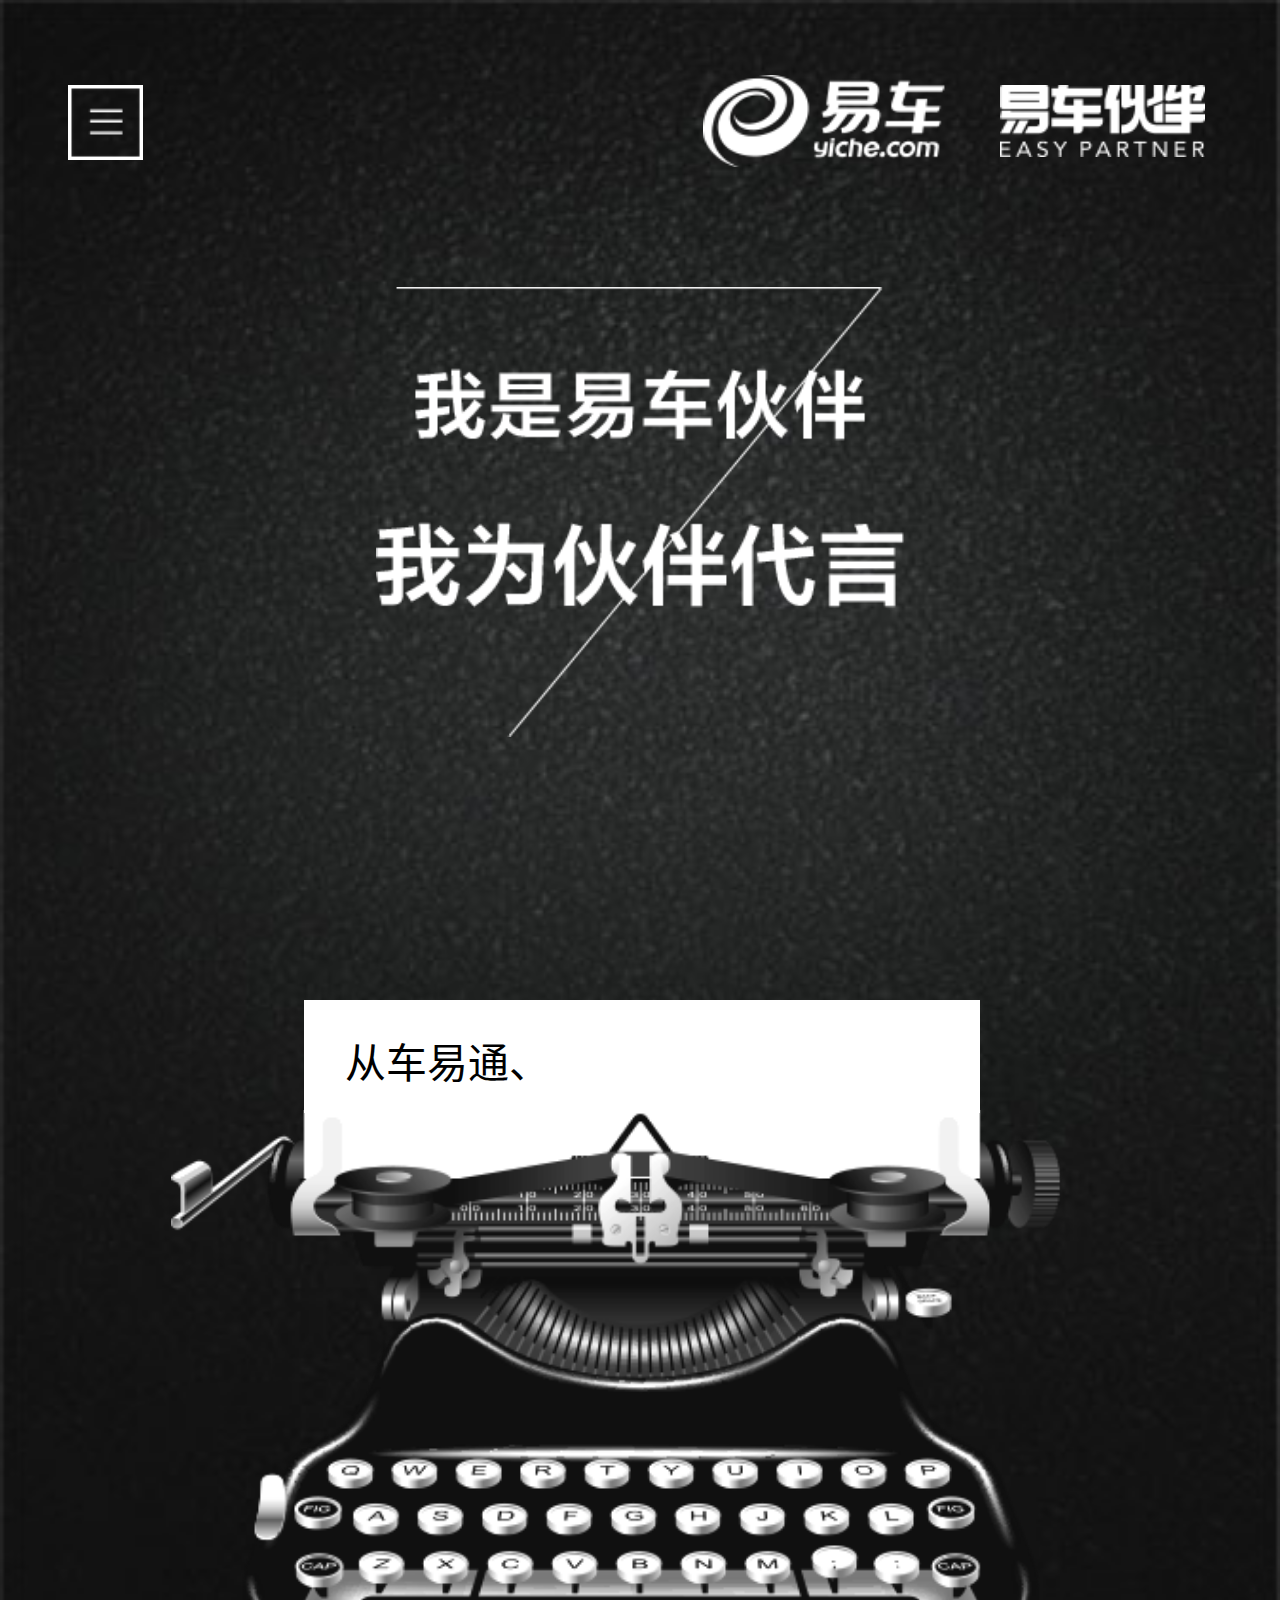
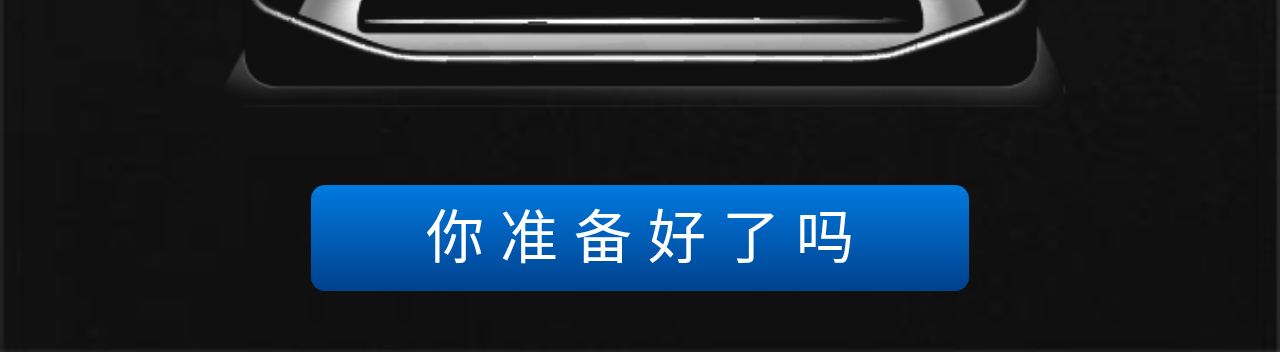
<file: html/index.html>
<!DOCTYPE html>
<html lang="zh-CN">
  <head>
    <meta http-equiv="Content-Type" content="text/html; charset=utf-8">
    <meta http-equiv="Expires" content="0">
    <meta http-equiv="Cache-Control" content="no-cache">
    <meta http-equiv="Pragma" content="no-cache">
    <meta name="wap-font-scale" content="no">
    <meta name="applicable-device" content="mobile">
    <meta name="apple-mobile-web-app-capable" content="yes">
    <meta name="apple-mobile-web-app-status-bar-style" content="black">
    <meta name="format-detection" content="telephone=no">
    <meta name="viewport" content="initial-scale=0.5, maximum-scale=0.5, minimum-scale=0.5, user-scalable=no">
    <script type="text/javascript">
      (function(){
      	var meta = document.createElement('meta')
      	meta.setAttribute('name','viewport')
      	var devicePixelRatio = window.devicePixelRatio
      	var dpr = devicePixelRatio ? (1 / devicePixelRatio) : 1
      	if(window.screen.availWidth == document.documentElement.offsetWidth){
      		dpr = 1
      		devicePixelRatio = 1
      	}
      	document.documentElement.setAttribute('data-dpr', devicePixelRatio || 1)
      	if(window.navigator.userAgent.match(/android/i)){
      		meta.setAttribute('content', 'width=device-width, initial-scale='+ dpr +', maximum-scale='+ dpr +', minimum-scale=' + dpr + ', user-scalable=no')
      	}else{
      		meta.setAttribute('content', 'initial-scale='+ dpr +', maximum-scale='+ dpr +', minimum-scale=' + dpr + ', user-scalable=no')
      	}
      	document.head.appendChild(meta)
      })()
    </script>
    <script type="text/javascript">
      var dpr = document.documentElement.getAttribute('data-dpr') || 1
      var width = document.documentElement.offsetWidth
      var fontSize = 100/750 * width;
      document.querySelector('html').style.fontSize = (fontSize)+'px';
      window.addEventListener('resize',function(){
      	var width = document.querySelector('html').offsetWidth;
      	var fontSize = 100/750 * width;
      	document.querySelector('html').style.fontSize = (fontSize)+'px';
      })
    </script>
    <link type="text/css" rel="stylesheet" href="../css/bigshot.min.css">
  </head>
  <body class="index">
    <div class="logo"><em></em><img class="log-yc" src="../img/yc-logo.png" alt="logo"><img class="lo-hb" src="../img/hb-logo.png" alt="logo"></div>
    <div class="big-tit"><img src="../img/tit.png"><span class="hrx"></span><span class="hry"></span></div>
    <div class="typer-box">
      <div class="text" id="autotype"></div>
    </div>
    <div class="btnbox"><a class="btn-a" href="bigshot.html">你 准 备 好 了 吗</a></div>
  </body>
  <script src="../js/common/common.min.js"></script>
  <script src="../js/conf/index.min.js"></script>
</html>
</file>
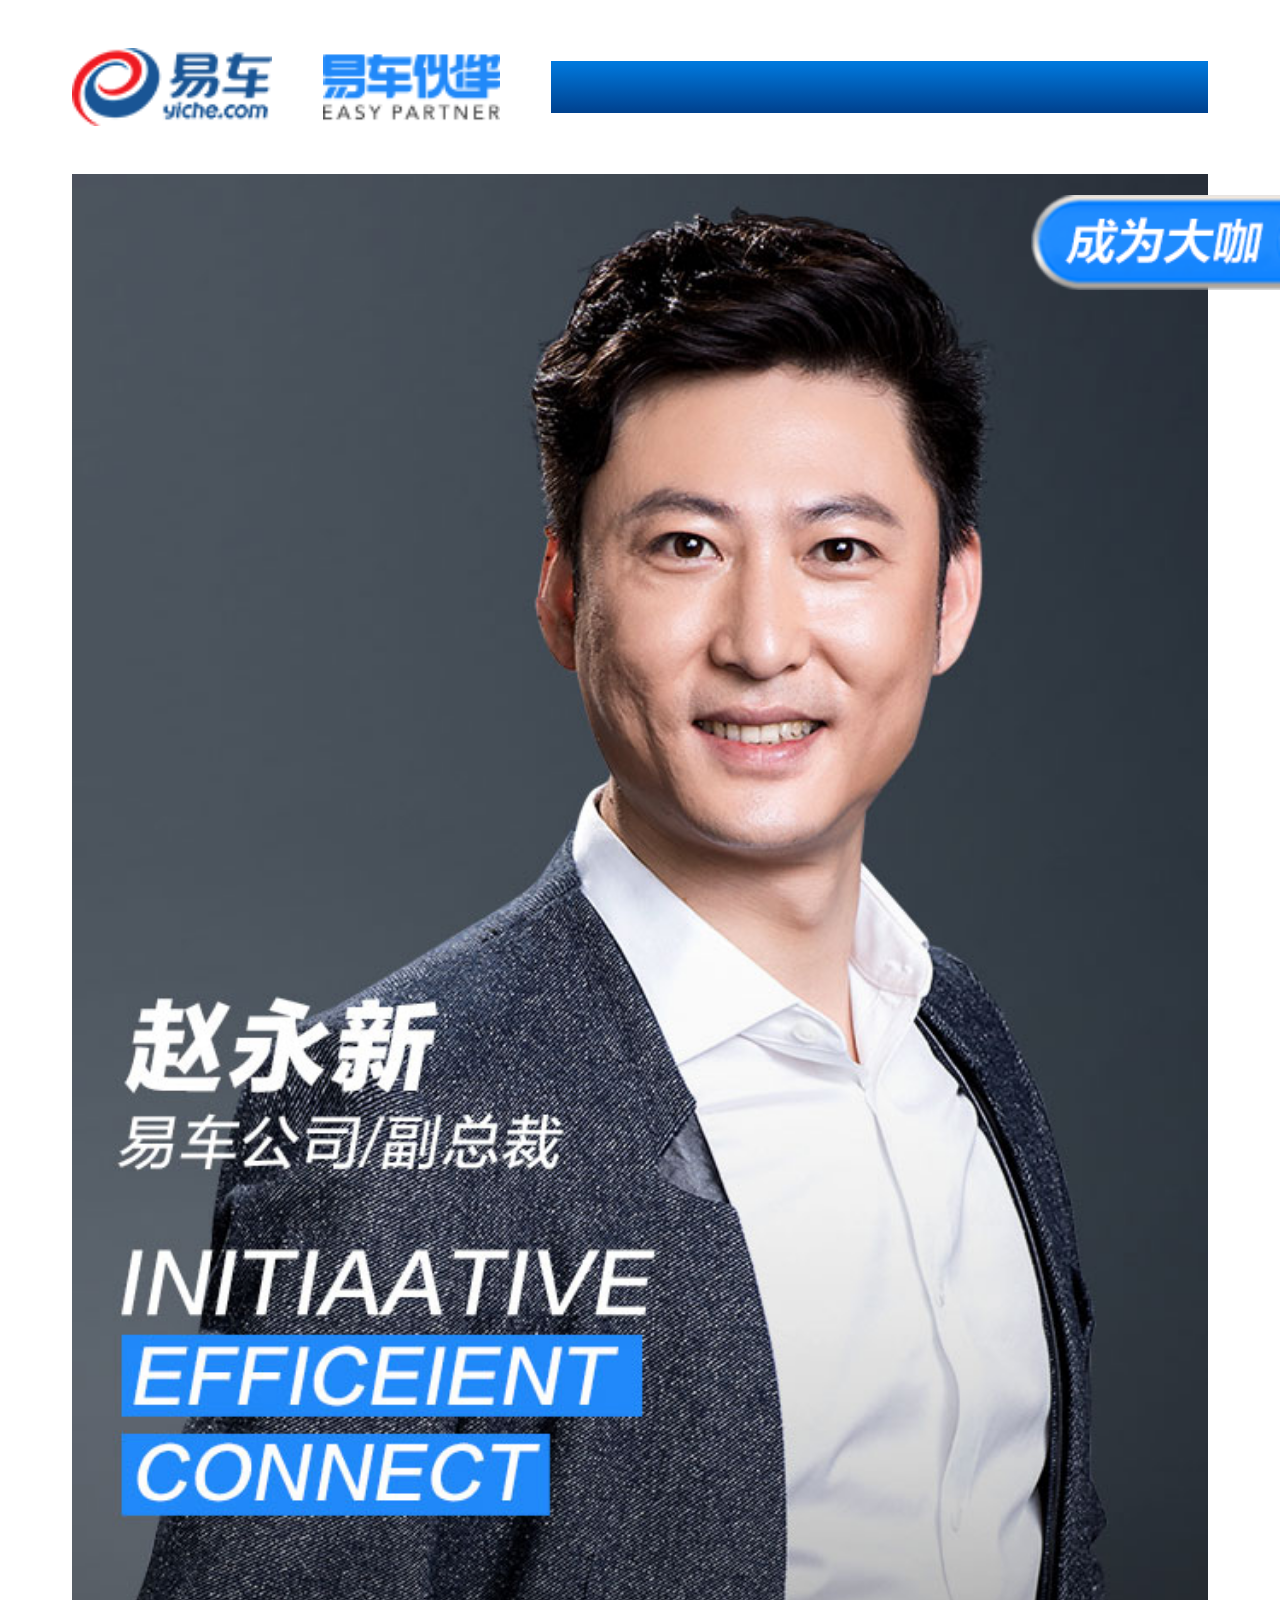
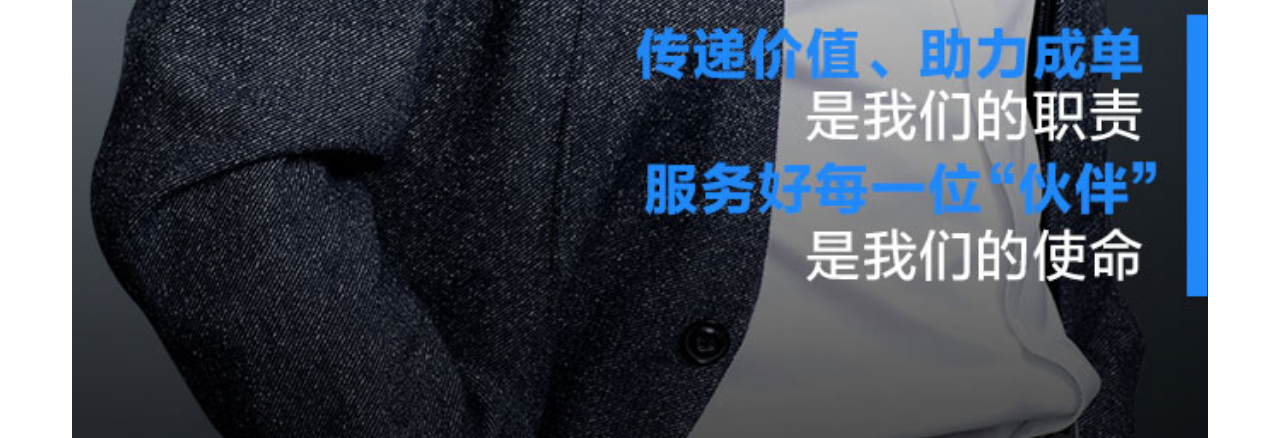
<file: html/bigshot.html>
<!DOCTYPE html>
<html lang="zh-CN">
  <head>
    <meta http-equiv="Content-Type" content="text/html; charset=utf-8">
    <meta http-equiv="Expires" content="0">
    <meta http-equiv="Cache-Control" content="no-cache">
    <meta http-equiv="Pragma" content="no-cache">
    <meta name="wap-font-scale" content="no">
    <meta name="applicable-device" content="mobile">
    <meta name="apple-mobile-web-app-capable" content="yes">
    <meta name="apple-mobile-web-app-status-bar-style" content="black">
    <meta name="format-detection" content="telephone=no">
    <meta name="viewport" content="initial-scale=0.5, maximum-scale=0.5, minimum-scale=0.5, user-scalable=no">
    <title>大咖云集</title>
    <script type="text/javascript">
      (function(){
      	var meta = document.createElement('meta')
      	meta.setAttribute('name','viewport')
      	var devicePixelRatio = window.devicePixelRatio
      	var dpr = devicePixelRatio ? (1 / devicePixelRatio) : 1
      	if(window.screen.availWidth == document.documentElement.offsetWidth){
      		dpr = 1
      		devicePixelRatio = 1
      	}
      	document.documentElement.setAttribute('data-dpr', devicePixelRatio || 1)
      	if(window.navigator.userAgent.match(/android/i)){
      		meta.setAttribute('content', 'width=device-width, initial-scale='+ dpr +', maximum-scale='+ dpr +', minimum-scale=' + dpr + ', user-scalable=no')
      	}else{
      		meta.setAttribute('content', 'initial-scale='+ dpr +', maximum-scale='+ dpr +', minimum-scale=' + dpr + ', user-scalable=no')
      	}
      	document.head.appendChild(meta)
      })()
    </script>
    <script type="text/javascript">
      var dpr = document.documentElement.getAttribute('data-dpr') || 1
      var width = document.documentElement.offsetWidth
      var fontSize = 100/750 * width;
      document.querySelector('html').style.fontSize = (fontSize)+'px';
      window.addEventListener('resize',function(){
      	var width = document.querySelector('html').offsetWidth;
      	var fontSize = 100/750 * width;
      	document.querySelector('html').style.fontSize = (fontSize)+'px';
      })
    </script>
    <link type="text/css" rel="stylesheet" href="../css/bigshot.min.css">
  </head>
  <body class="bigshot">
    <div class="logos"><img src="../img/yc-logo2.png" alt="logo"><img src="../img/hb-logo2.png" alt="logo"><span class="bg"></span></div>
    <div class="swiper-container">
      <div class="swiper-wrapper">
        <div class="swiper-slide"><img src="../img/_pic1.jpg"></div>
        <div class="swiper-slide"><img src="../img/bg-dzj.png"></div>
        <div class="swiper-slide"><img src="../img/body.jpg"></div>
      </div>
    </div><a class="shot-btn" href="uPic.html"></a>
    <script src="../js/common/common.min.js"></script>
    <script src="../js/conf/bigshot.min.js"></script>
  </body>
</html>
</file>
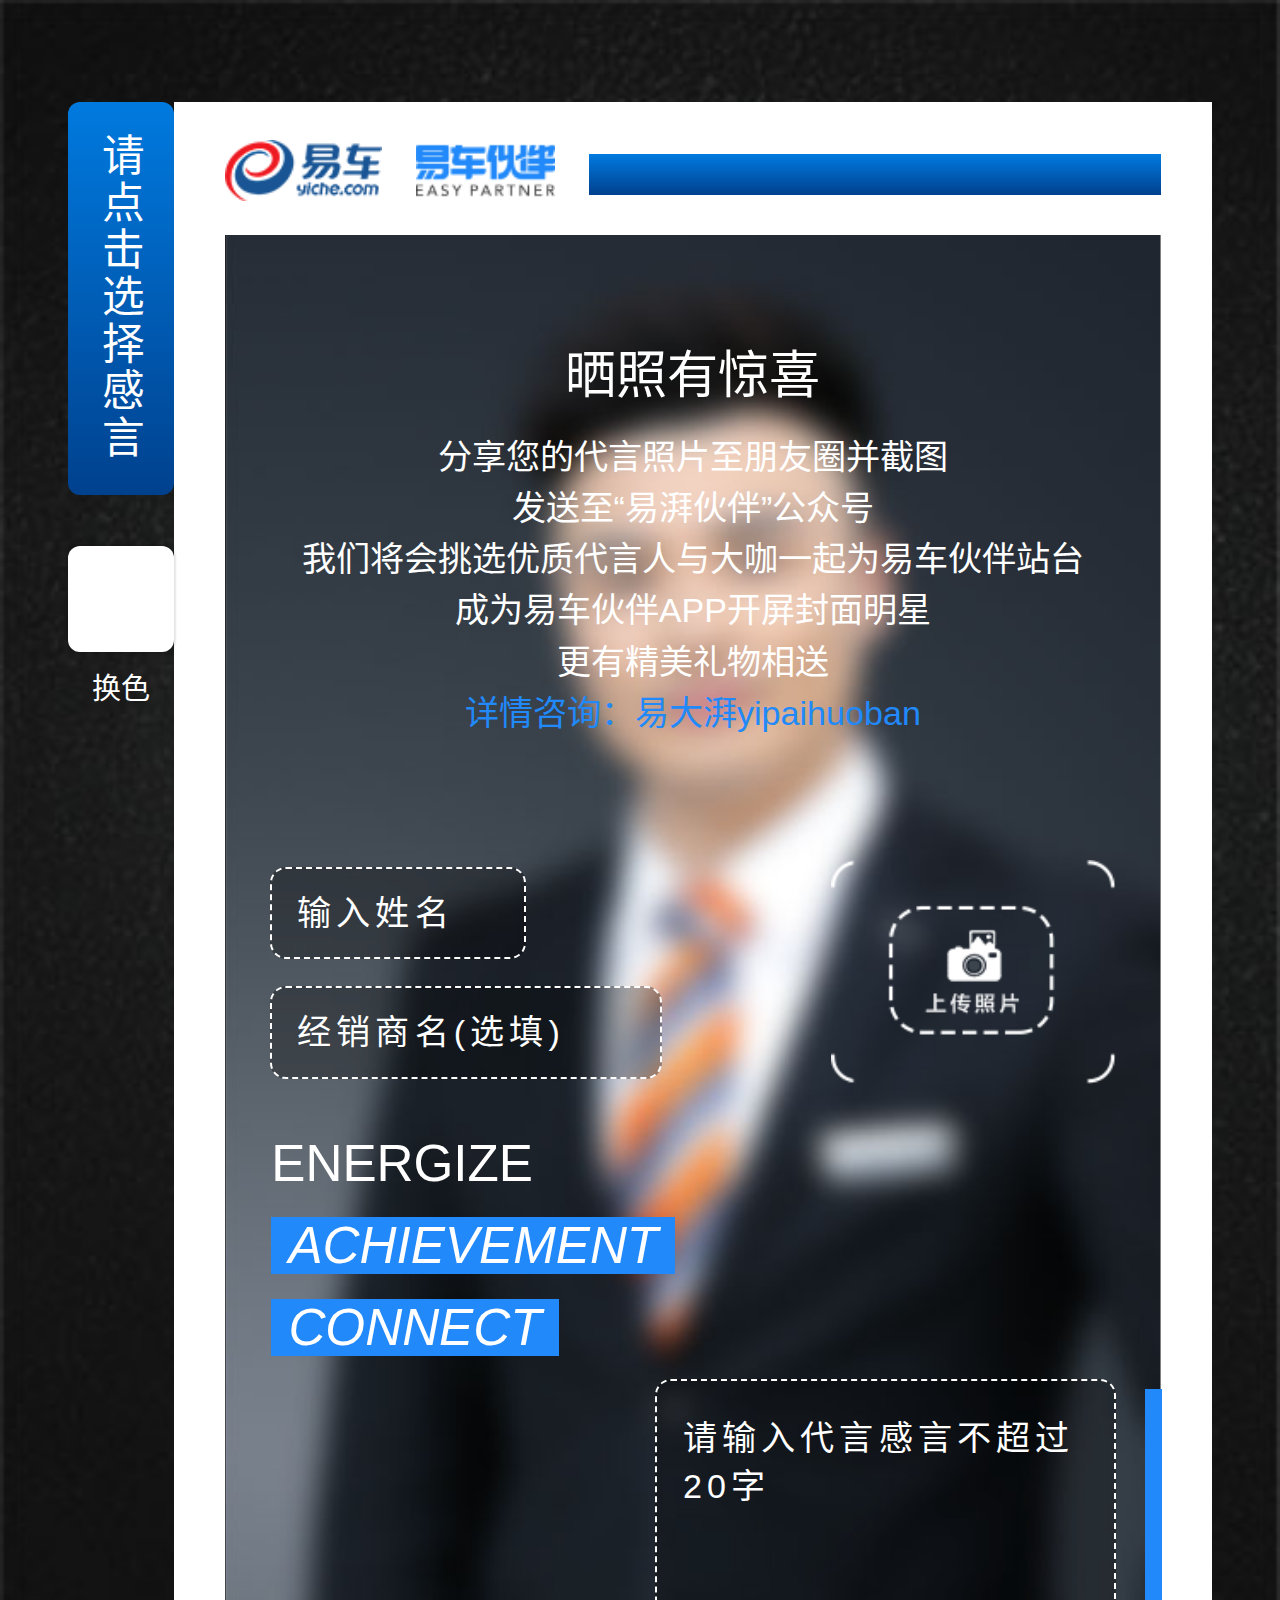
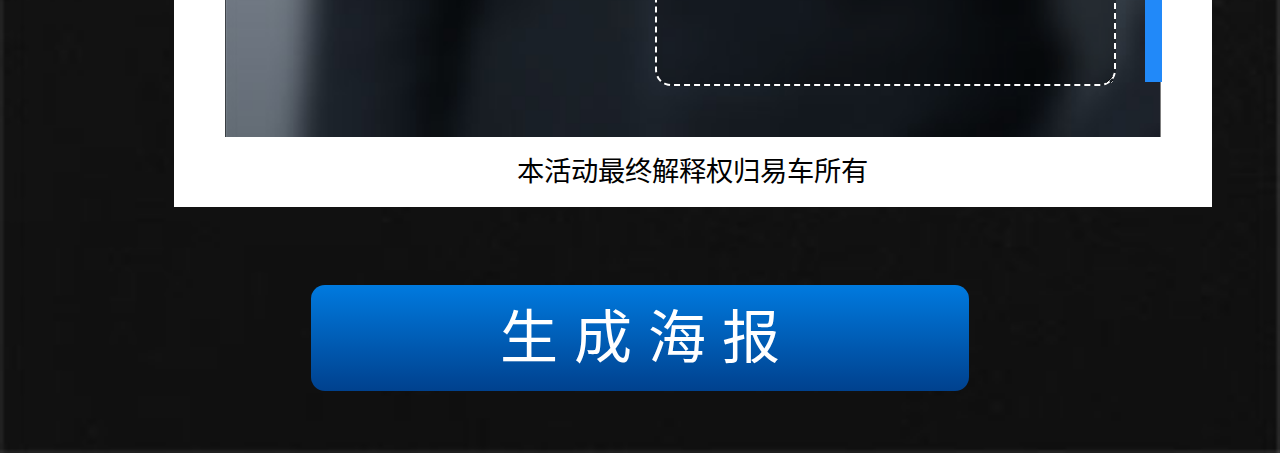
<file: html/uPic.html>
<!DOCTYPE html>
<html lang="zh-CN">
  <head>
    <meta http-equiv="Content-Type" content="text/html; charset=utf-8">
    <meta http-equiv="Expires" content="0">
    <meta http-equiv="Cache-Control" content="no-cache">
    <meta http-equiv="Pragma" content="no-cache">
    <meta name="wap-font-scale" content="no">
    <meta name="applicable-device" content="mobile">
    <meta name="apple-mobile-web-app-capable" content="yes">
    <meta name="apple-mobile-web-app-status-bar-style" content="black">
    <meta name="format-detection" content="telephone=no">
    <meta name="viewport" content="initial-scale=0.5, maximum-scale=0.5, minimum-scale=0.5, user-scalable=no">
    <script type="text/javascript">
      (function(){
      	var meta = document.createElement('meta')
      	meta.setAttribute('name','viewport')
      	var devicePixelRatio = window.devicePixelRatio
      	var dpr = devicePixelRatio ? (1 / devicePixelRatio) : 1
      	if(window.screen.availWidth == document.documentElement.offsetWidth){
      		dpr = 1
      		devicePixelRatio = 1
      	}
      	document.documentElement.setAttribute('data-dpr', devicePixelRatio || 1)
      	if(window.navigator.userAgent.match(/android/i)){
      		meta.setAttribute('content', 'width=device-width, initial-scale='+ dpr +', maximum-scale='+ dpr +', minimum-scale=' + dpr + ', user-scalable=no')
      	}else{
      		meta.setAttribute('content', 'initial-scale='+ dpr +', maximum-scale='+ dpr +', minimum-scale=' + dpr + ', user-scalable=no')
      	}
      	document.head.appendChild(meta)
      })()
    </script>
    <script type="text/javascript">
      var dpr = document.documentElement.getAttribute('data-dpr') || 1
      var width = document.documentElement.offsetWidth
      var fontSize = 100/750 * width;
      document.querySelector('html').style.fontSize = (fontSize)+'px';
      window.addEventListener('resize',function(){
      	var width = document.querySelector('html').offsetWidth;
      	var fontSize = 100/750 * width;
      	document.querySelector('html').style.fontSize = (fontSize)+'px';
      })
    </script>
    <link type="text/css" rel="stylesheet" href="../css/bigshot.min.css">
  </head>
  <body ontouchstart="">
    <div class="up-pic">
      <div class="yi-flexbox">
        <div class="setbox J-hide">
          <p class="secbtn J-secbtn">请点击选择感言</p>
          <p class="color"><em class="c-1 J-c1"></em><em class="c-2 J-c2 hide"></em><em class="c-3 J-c3 hide"></em>换色</p>
        </div>
        <div class="flex1 infobg" id="contentId">
          <div class="logos"><img src="../img/yc-logo2.png" alt="logo"><img src="../img/hb-logo2.png" alt="logo"><span class="bg"></span></div>
          <div class="pic-bxo">
            <div class="text-top">
              <h4>晒照有惊喜</h4>
              <p>分享您的代言照片至朋友圈并截图</p>
              <p>发送至“易湃伙伴”公众号</p>
              <p>我们将会挑选优质代言人与大咖一起为易车伙伴站台</p>
              <p>成为易车伙伴APP开屏封面明星</p>
              <p>更有精美礼物相送</p>
              <p class="bule">详情咨询：易大湃yipaihuoban</p>
            </div>
            <div class="text-bot">
              <p>ENERGIZE</p>
              <p><em>ACHIEVEMENT</em></p>
              <p><em>CONNECT</em></p>
            </div>
            <div class="clipArea" id="clipArea"></div>
            <div class="view" id="view"></div>
            <div class="btn-up J-btn-yz">
              <input class="file" type="file" id="file">
            </div>
            <div class="iptbox user-name">
              <input class="ipt" type="text" placeholder="输入姓名" required="required">
            </div>
            <div class="iptbox user-tit">
              <input class="ipt" type="text" placeholder="经销商名(选填)">
            </div>
            <div class="iptbox user-txar">
              <textarea class="txar" maxlength="20" placeholder="请输入代言感言不超过20字"></textarea>
            </div>
            <div class="qr-code"><img src="../img/ewm.png"></div>
          </div>
          <div class="cop J-hide">本活动最终解释权归易车所有</div>
        </div>
      </div>
      <div class="clip-bot">
        <p class="msg">【拖动或双指缩放图片至适合区域】</p>
        <div class="btnbox clipBtn"><a class="btn-a" href="javascript:;" id="clipBtn">确 定</a></div>
      </div>
      <div class="btnbox J-hide"><a class="btn-a J-btns" href="javascript:;">生 成 海 报</a><a class="btn-a J-btnSave" href="javascript:;" id="btnId">生 成 海 报</a></div>
      <div class="canvas2img" style="display:none;">
        <div class="images" id="imagesId" style="display:none;"></div>
        <div class="imgs" id="imgs"></div>
        <p class="msg">长按图片可保存</p>
        <div class="btnbox"><a class="btn-a" href="uPic.html">重 新 制 作</a></div>
      </div>
      <div class="layer-wrap">
        <div class="laybox">
          <h1 class="lay-tit"> <em class="cloes J-cloes"></em>代 言 感 言</h1>
          <div class="lay-con">
            <h2 class="h2-tit">请点击选择喜欢的文案</h2>
            <ul class="list">
              <li class="yi-flexbox center J-radio">
                <div class="flex1">
                  <p>每个不曾起舞的日子</p>
                  <p>都是对生命的辜负</p>
                  <p>人生路由自己决定</p>
                  <p>绝不止于此</p>
                </div><em class="r-icn"></em>
              </li>
              <li class="yi-flexbox center J-radio">
                <div class="flex1">
                  <p>人生路上</p>
                  <p>有坦途也有逆境</p>
                  <p>即使是踽踽独行</p>
                  <p>也要勇敢而无畏</p>
                </div><em class="r-icn"></em>
              </li>
              <li class="yi-flexbox center J-radio">
                <div class="flex1">
                  <p>对人生而言</p>
                  <p>战斗比凯旋更过瘾</p>
                  <p>成功不是不会失败</p>
                  <p>而是失败后再出发</p>
                </div><em class="r-icn"></em>
              </li>
              <li class="yi-flexbox center J-radio">
                <div class="flex1">
                  <p>有高低起伏的</p>
                  <p>才是人生</p>
                  <p>攀登过高峰</p>
                  <p>才能看到别样的风景</p>
                </div><em class="r-icn"></em>
              </li>
              <li class="yi-flexbox center J-radio">
                <div class="flex1">
                  <p>不怕现实冰冷</p>
                  <p>就怕梦想不够滚烫</p>
                  <p>不忘初心不负韶华</p>
                  <p>永远满腔热血</p>
                </div><em class="r-icn"></em>
              </li>
            </ul>
          </div>
          <div class="btnbox"><a class="btn-a J-cloes" href="javascript:;">就 要 这 句</a></div>
        </div>
      </div>
    </div>
    <script src="../js/common/common.min.js"></script>
    <script src="../js/conf/uppic.min.js"></script>
  </body>
</html>
</file>
<file: css/bigshot.min.css>
/*
 * @Author: matianye@ 
 * @Date: 2017-11-10 13:50:22 
 * @Last Modified by: matianye@
 * @Last Modified time: 2017-11-21 11:30:21
*/
html {
  -webkit-text-size-adjust: 100%; }

body, div, dl, dt, dd, ul, ol, li, h1, h2, h3, h4, h5, h6, form, input, textarea, p {
  margin: 0;
  padding: 0;
  border: 0 none;
  outline: 0;
  vertical-align: baseline;
  -webkit-tap-highlight-color: transparent;
  font-weight: inherit;
  font-size: 100%;
  font-style: normal;
  vertical-align: baseline; }

body, button, input, select, textarea {
  font-size: 0.14rem;
  font-family: "Helvetica Neue", Helvetica, STHeiTi, Arial, sans-serif; }

header, footer, section, article {
  display: block; }

del {
  text-decoration: line-through; }

ul, ol, li {
  list-style: none; }

h1, h2, h3, h4, h5, h6 {
  font-weight: 400; }

*,
*:after,
*:before {
  -webkit-box-sizing: border-box;
  -ms-box-sizing: border-box;
  -o-box-sizing: border-box;
  box-sizing: border-box;
  -webkit-tap-highlight-color: transparent; }

input, textarea, select {
  outline: 0;
  background: none; }

a {
  color: #333; }
  a:link, a:visited, a:hover, a:active {
    text-decoration: none; }

img {
  display: block;
  max-width: 100%;
  border: 0 none;
  vertical-align: middle; }

cite {
  font-style: normal; }

.yi-flexbox {
  display: -webkit-box;
  display: -moz-box;
  display: box;
  display: -ms-flex-box;
  display: flex-box;
  display: -ms-flexbox;
  display: flex; }
  .yi-flexbox.start {
    -moz-align-items: flex-start;
    -webkit-box-align: start;
        -ms-flex-align: start;
            align-items: flex-start; }
  .yi-flexbox.center {
    -moz-align-items: center;
    -webkit-box-align: center;
        -ms-flex-align: center;
            align-items: center; }
  .yi-flexbox.end {
    -moz-align-items: flex-end;
    -webkit-box-align: end;
        -ms-flex-align: end;
            align-items: flex-end; }
  .yi-flexbox .flex1 {
    width: 100%;
    -webkit-box-flex: 1;
    box-flex: 1;
    -ms-flex: 1;
    flex: 1; }
  .yi-flexbox .flex2 {
    width: 100%;
    -webkit-box-flex: 2;
    box-flex: 2;
    -ms-flex: 2;
    flex: 2; }

html,
body {
  min-height: 100vh; }

body {
  background: url(../img/body.jpg) no-repeat left top/100% 100%; }

.up-pic .setbox .secbtn, .up-pic .setbox .color, .up-pic .clip-bot .msg, .canvas2img .msg, .layer-wrap .lay-tit, .btnbox .btn-a {
  color: #fff; }

.index .logo {
  position: relative;
  padding: 0.44rem 0.44rem 0 0;
  height: 1.08rem;
  font-size: 0;
  text-align: right; }
  .index .logo em {
    position: absolute;
    left: 0.4rem;
    top: 0.5rem;
    display: block;
    width: 0.44rem;
    height: 0.44rem;
    background: url(../img/bg-icn1.png) no-repeat 0 0/0.44rem 0.44rem; }
  .index .logo img {
    height: 0.54rem;
    display: inline-block; }
    .index .logo img:last-child {
      margin-left: 0.32rem;
      height: 0.42rem; }

.index .big-tit {
  position: relative;
  margin: 0.6rem auto 0;
  width: 3.09rem;
  overflow: hidden; }
  .index .big-tit img {
    width: 100%; }
  .index .big-tit span {
    position: absolute;
    top: 0;
    overflow: hidden; }
  .index .big-tit span:after {
    content: "";
    position: absolute;
    left: -0.2rem;
    display: block;
    width: 0.2rem;
    height: 0.2rem;
    background-color: red; }
  .index .big-tit .hrx {
    left: 0.12rem;
    width: 2.84rem;
    height: 0.01rem; }
  .index .big-tit .hry {
    right: 0.12rem;
    width: 0.01rem;
    height: 3.9rem;
    -webkit-transform-origin: right top;
            transform-origin: right top;
    -webkit-transform: rotate(40deg);
            transform: rotate(40deg); }
  .index .big-tit .hrx:after {
    -webkit-animation: hrx .7s ease-in 1;
            animation: hrx .7s ease-in 1; }
  .index .big-tit .hry:after {
    left: -0.04rem;
    top: -0.2rem;
    -webkit-animation: hry 1.2s .8s 1;
            animation: hry 1.2s .8s 1; }

@-webkit-keyframes hrx {
  0% {
    left: 0; }
  100% {
    left: 100%; } }

@keyframes hrx {
  0% {
    left: 0; }
  100% {
    left: 100%; } }

@-webkit-keyframes hry {
  0% {
    top: -0.1rem; }
  100% {
    top: 100%; } }

@keyframes hry {
  0% {
    top: -0.1rem; }
  100% {
    top: 100%; } }

.index .typer-box {
  position: relative;
  margin: 0 auto;
  width: 5.5rem;
  height: 5.68rem;
  background: url(../img/bg-dzj.png) no-repeat center bottom/100% auto; }
  .index .typer-box .text {
    position: absolute;
    left: 0.78rem;
    right: 0.76rem;
    bottom: 3.48rem;
    padding: 0.2rem 0.24rem 0.1rem;
    font-size: 0.24rem;
    line-height: 0.36rem;
    background-color: #fff; }
  .index .typer-box p {
    word-wrap: break-word;
    white-space: normal;
    word-break: break-all; }

.bigshot {
  background: #fff; }
  .bigshot .logos {
    padding: 0.28rem 0.42rem;
    height: 1.02rem;
    display: -webkit-box;
    display: -ms-flexbox;
    display: flex; }
    .bigshot .logos img {
      margin-right: 0.3rem;
      height: 0.46rem;
      display: inline-block; }
    .bigshot .logos .bg {
      margin-top: 0.08rem;
      height: 0.3rem;
      vertical-align: bottom;
      background-image: -webkit-gradient(linear, left bottom, left top, from(#00418e), to(#007adf));
      background-image: -webkit-linear-gradient(bottom, #00418e, #007adf);
      background-image: linear-gradient(to top, #00418e, #007adf);
      -webkit-box-flex: 1;
          -ms-flex: 1;
              flex: 1; }
  .bigshot .shot-btn {
    position: absolute;
    right: 0;
    top: 1.14rem;
    z-index: 2;
    width: 1.46rem;
    height: 0.56rem;
    background: url(../img/bg-btn.png) no-repeat 0 0/1.46rem 0.56rem; }

.swiper-container {
  margin-left: auto;
  margin-right: auto;
  width: 6.66rem;
  height: 10.92rem;
  overflow: hidden; }
  .swiper-container * {
    width: 100%;
    height: 100%; }
  .swiper-container .swiper-wrapper {
    position: relative;
    z-index: 1;
    display: -webkit-box;
    display: -ms-flexbox;
    display: flex;
    -webkit-transition-property: -webkit-transform;
    transition-property: -webkit-transform;
    transition-property: transform;
    transition-property: transform, -webkit-transform; }
  .swiper-container .swiper-slide {
    position: relative;
    -ms-flex-negative: 0;
        flex-shrink: 0;
    -webkit-transition-property: -webkit-transform;
    transition-property: -webkit-transform;
    transition-property: transform;
    transition-property: transform, -webkit-transform; }

.up-pic {
  padding: 0.6rem 0.4rem 0; }
  .up-pic .setbox {
    width: 0.62rem; }
    .up-pic .setbox .secbtn {
      padding: 0.18rem 0 0 0.2rem;
      height: 2.3rem;
      font-size: 0.25rem;
      line-height: 1.1;
      background-image: -webkit-gradient(linear, left bottom, left top, from(#00418e), to(#007adf));
      background-image: -webkit-linear-gradient(bottom, #00418e, #007adf);
      background-image: linear-gradient(to top, #00418e, #007adf);
      border-radius: 12px; }
    .up-pic .setbox .color {
      position: relative;
      padding-top: 0.74rem;
      margin-top: 0.3rem;
      height: 0.62rem;
      font-size: 0.17rem;
      line-height: 1.2;
      text-align: center; }
      .up-pic .setbox .color em {
        position: absolute;
        left: 0;
        top: 0;
        display: block;
        width: 0.62rem;
        height: 0.62rem;
        background-color: #fff;
        border-radius: 12px;
        -webkit-box-shadow: 0 0 0.01rem 0.01rem rgba(0, 0, 0, 0.1);
                box-shadow: 0 0 0.01rem 0.01rem rgba(0, 0, 0, 0.1); }
      .up-pic .setbox .color .c-1 {
        background-color: #fff; }
      .up-pic .setbox .color .c-2 {
        background-color: #2189f9; }
      .up-pic .setbox .color .c-3 {
        background-color: #000; }
      .up-pic .setbox .color .hide {
        display: none; }
  .up-pic .infobg {
    padding: 0.22rem 0.3rem 0.1rem;
    background-color: #fff; }
  .up-pic .logos {
    height: 0.36rem;
    display: -webkit-box;
    display: -ms-flexbox;
    display: flex; }
    .up-pic .logos img {
      margin-right: 0.2rem;
      height: 0.36rem;
      display: inline-block; }
    .up-pic .logos .bg {
      margin-top: 0.08rem;
      height: 0.24rem;
      vertical-align: bottom;
      background-image: -webkit-gradient(linear, left bottom, left top, from(#00418e), to(#007adf));
      background-image: -webkit-linear-gradient(bottom, #00418e, #007adf);
      background-image: linear-gradient(to top, #00418e, #007adf);
      -webkit-box-flex: 1;
          -ms-flex: 1;
              flex: 1; }
  .up-pic .pic-bxo {
    position: relative;
    margin-top: 0.2rem;
    width: 100%;
    height: 8.8rem;
    background: url(../img/bg-pic.jpg) no-repeat 0 0/100% auto; }
    .up-pic .pic-bxo .text-top {
      position: absolute;
      left: 0;
      right: 0;
      top: 0.6rem;
      z-index: 3;
      color: #fff;
      font-size: 0.2rem;
      line-height: 1.5;
      text-align: center; }
      .up-pic .pic-bxo .text-top h4 {
        font-size: 0.3rem;
        padding-bottom: 0.1rem; }
      .up-pic .pic-bxo .text-top .bule {
        color: #2189f9; }
    .up-pic .pic-bxo .text-bot {
      position: absolute;
      left: 0.27rem;
      top: 5.2rem;
      z-index: 3;
      color: #fff;
      font-size: 0.3rem;
      line-height: 1.6; }
      .up-pic .pic-bxo .text-bot em {
        padding-left: 0.1rem;
        padding-right: 0.1rem;
        background-color: #2189f9; }
    .up-pic .pic-bxo .btn-up {
      position: absolute;
      right: 0.26rem;
      top: 3.66rem;
      z-index: 2;
      width: 1.67rem;
      height: 1.31rem;
      overflow: hidden;
      background: url(../img/uppic.png) no-repeat 0 0/100%; }
    .up-pic .pic-bxo .file {
      position: absolute;
      left: 0;
      right: 0;
      top: 0;
      bottom: 0;
      width: 100%;
      opacity: 0;
      display: none; }
    .up-pic .pic-bxo .clipArea {
      height: 100%; }
      .up-pic .pic-bxo .clipArea img {
        width: 100% !important;
        height: 100% !important; }
    .up-pic .pic-bxo .photo-clip-area {
      border: none !important; }
    .up-pic .pic-bxo .view {
      position: absolute;
      left: 0;
      top: 0;
      z-index: 1;
      display: none;
      width: 100%;
      height: 100%;
      background-size: 100% 100% !important; }
    .up-pic .pic-bxo .iptbox {
      position: absolute;
      left: 0.26rem;
      z-index: 9; }
    .up-pic .pic-bxo .ipt,
    .up-pic .pic-bxo .txar {
      padding-left: 0.15rem;
      padding-right: 0.1rem;
      height: 0.54rem;
      color: #fff;
      font-size: 0.2rem;
      line-height: 1.4;
      letter-spacing: 0.03rem;
      border: 2px dashed #fff;
      background-color: rgba(0, 0, 0, 0.3);
      border-radius: 16px; }
    .up-pic .pic-bxo .iptbox > *::-webkit-input-placeholder {
      color: #fff; }
    .up-pic .pic-bxo .txar {
      padding: 0.2rem 0.15rem;
      width: 2.7rem;
      height: 1.8rem;
      text-align: left; }
    .up-pic .pic-bxo .iptbox_no .ipt,
    .up-pic .pic-bxo .iptbox_no .txar {
      border: none;
      background: none; }
    .up-pic .pic-bxo .iptbox_no .ipt {
      padding-left: 0.15rem;
      padding-right: 0.1rem;
      width: 100%;
      max-width: 3.7rem;
      min-height: 0.58rem;
      color: #fff;
      line-height: 0.58rem;
      letter-spacing: 0.03rem;
      word-break: break-all; }
    .up-pic .pic-bxo .iptbox_no .txar {
      width: 3rem;
      height: 1.6rem;
      font-size: 0.24rem;
      text-align: right; }
    .up-pic .pic-bxo .iptbox_no.user-name {
      margin-bottom: -0.2rem; }
      .up-pic .pic-bxo .iptbox_no.user-name .ipt {
        font-size: 0.44rem; }
    .up-pic .pic-bxo .user-name {
      top: 3.7rem; }
      .up-pic .pic-bxo .user-name input {
        width: 1.5rem; }
    .up-pic .pic-bxo .user-tit {
      top: 4.4rem; }
      .up-pic .pic-bxo .user-tit input {
        width: 2.3rem; }
    .up-pic .pic-bxo .user-txar {
      left: auto;
      right: 0.26rem;
      top: 6.7rem; }
      .up-pic .pic-bxo .user-txar:after {
        content: "";
        position: absolute;
        right: -0.27rem;
        top: 0.06rem;
        bottom: 0.06rem;
        display: block;
        width: 0.1rem;
        background-color: #2189f9; }
    .up-pic .pic-bxo .ipt-c1 .ipt,
    .up-pic .pic-bxo .ipt-c1 .txar {
      color: #fff; }
    .up-pic .pic-bxo .ipt-c1 > *::-webkit-input-placeholder {
      color: #fff; }
    .up-pic .pic-bxo .ipt-c2 .ipt,
    .up-pic .pic-bxo .ipt-c2 .txar {
      color: #2189f9; }
    .up-pic .pic-bxo .ipt-c2 > *::-webkit-input-placeholder {
      color: #2189f9; }
    .up-pic .pic-bxo .ipt-c3 .ipt,
    .up-pic .pic-bxo .ipt-c3 .txar {
      color: #000; }
    .up-pic .pic-bxo .ipt-c3 > *::-webkit-input-placeholder {
      color: #000; }
    .up-pic .pic-bxo .qr-code {
      position: absolute;
      left: -0.01rem;
      bottom: -0.01rem;
      z-index: 11;
      display: none; }
      .up-pic .pic-bxo .qr-code img {
        width: 1.26rem; }
    .up-pic .pic-bxo .btnbox {
      position: absolute;
      left: 0;
      right: 0;
      bottom: 0;
      z-index: 99;
      background: rgba(0, 0, 0, 0.1); }
  .up-pic .clip-bot {
    padding-top: 0.1rem;
    display: none; }
    .up-pic .clip-bot .msg {
      font-size: 0.2rem;
      line-height: 1.5;
      text-align: center; }
    .up-pic .clip-bot .btnbox {
      padding-top: 0.2rem;
      padding-bottom: 0.2rem; }
  .up-pic .cop {
    padding-top: 0.1rem;
    min-height: 0.1rem;
    font-size: 0.16rem;
    line-height: 1.3;
    text-align: center; }

.canvas2img {
  position: fixed;
  left: 0;
  right: 0;
  top: 0;
  bottom: 0;
  z-index: 100;
  padding-top: 10.5rem;
  display: none;
  text-align: center;
  overflow-y: auto;
  background: url(../img/body.jpg) no-repeat left top/100% 100%; }
  .canvas2img .imgs {
    position: absolute;
    left: 0;
    right: 0;
    top: 0.5rem;
    z-index: 22;
    min-height: 9.8rem; }
    .canvas2img .imgs img {
      display: inline-block; }
  .canvas2img .images {
    display: none; }
  .canvas2img .msg {
    padding-top: 0.1rem;
    margin-bottom: -0.2rem;
    font-size: 0.26rem; }

.layer-wrap {
  position: fixed;
  left: 0;
  right: 0;
  top: 0;
  bottom: 0;
  z-index: 110;
  display: none;
  background-color: rgba(0, 0, 0, 0.7); }
  .layer-wrap .laybox {
    position: absolute;
    left: 0.8rem;
    right: 0.8rem;
    top: 50%;
    -webkit-transform: translateY(-50%);
            transform: translateY(-50%); }
    .layer-wrap .laybox:after {
      content: "";
      position: absolute;
      left: 0.34rem;
      right: 0;
      top: 1.22rem;
      display: block;
      height: 7.2rem;
      border: 2px solid #fff;
      border-radius: 20px; }
  .layer-wrap .lay-tit {
    position: relative;
    padding-top: 0.3rem;
    height: 0.74rem;
    font-size: 0.38rem;
    text-align: center; }
    .layer-wrap .lay-tit:before, .layer-wrap .lay-tit:after {
      content: "";
      margin-left: 0.2rem;
      margin-right: 0.2rem;
      display: inline-block;
      width: 0.5rem;
      height: 0.03rem;
      overflow: hidden;
      vertical-align: middle;
      background-color: #ffe500; }
  .layer-wrap .cloes {
    position: absolute;
    right: -0.1rem;
    top: 0;
    display: block;
    width: 0.57rem;
    height: 0.57rem;
    background: url(../img/cloes.png) no-repeat 0 0/0.57rem 0.57rem; }
  .layer-wrap .lay-con {
    position: relative;
    z-index: 1;
    padding-top: 0.32rem;
    margin: 0.3rem 0.2rem 0;
    height: 7.2rem;
    background-color: #fff;
    border-radius: 20px; }
    .layer-wrap .lay-con .h2-tit {
      position: relative;
      margin: 0 0.24rem 0.4rem;
      height: 0.44rem;
      color: #2189f9;
      font-size: 0.26rem;
      line-height: 1.2;
      text-align: center;
      border-bottom: 2px solid #007adf; }
    .layer-wrap .lay-con li {
      padding-left: 0.2rem;
      padding-right: 0.1rem;
      margin: 0.1rem auto 0;
      width: 4.84rem;
      height: 1rem;
      color: #ffb500;
      font-size: 0.2rem;
      line-height: 0.3rem;
      border: 2px dashed #3b97fa;
      border-radius: 20px; }
    .layer-wrap .lay-con p {
      display: inline-block; }
    .layer-wrap .lay-con .r-icn {
      width: 0.45rem;
      height: 0.37rem;
      display: inline-block;
      vertical-align: middle;
      background: url(../img/bg-radio.png) no-repeat 0 0/1rem 0.37rem; }
      .layer-wrap .lay-con .r-icn.active {
        background-position: right 0; }
  .layer-wrap .btnbox {
    margin-top: 1rem; }

.btnbox {
  padding-top: 0.46rem;
  padding-bottom: 0.36rem;
  text-align: center; }
  .btnbox .btn-a {
    display: inline-block;
    width: 3.86rem;
    height: 0.62rem;
    font-size: 0.34rem;
    line-height: 0.62rem;
    text-align: center;
    background-image: -webkit-gradient(linear, left bottom, left top, from(#00418e), to(#007adf));
    background-image: -webkit-linear-gradient(bottom, #00418e, #007adf);
    background-image: linear-gradient(to top, #00418e, #007adf);
    border-radius: 14px; }
  .btnbox .J-btnSave {
    display: none; }
</file>
